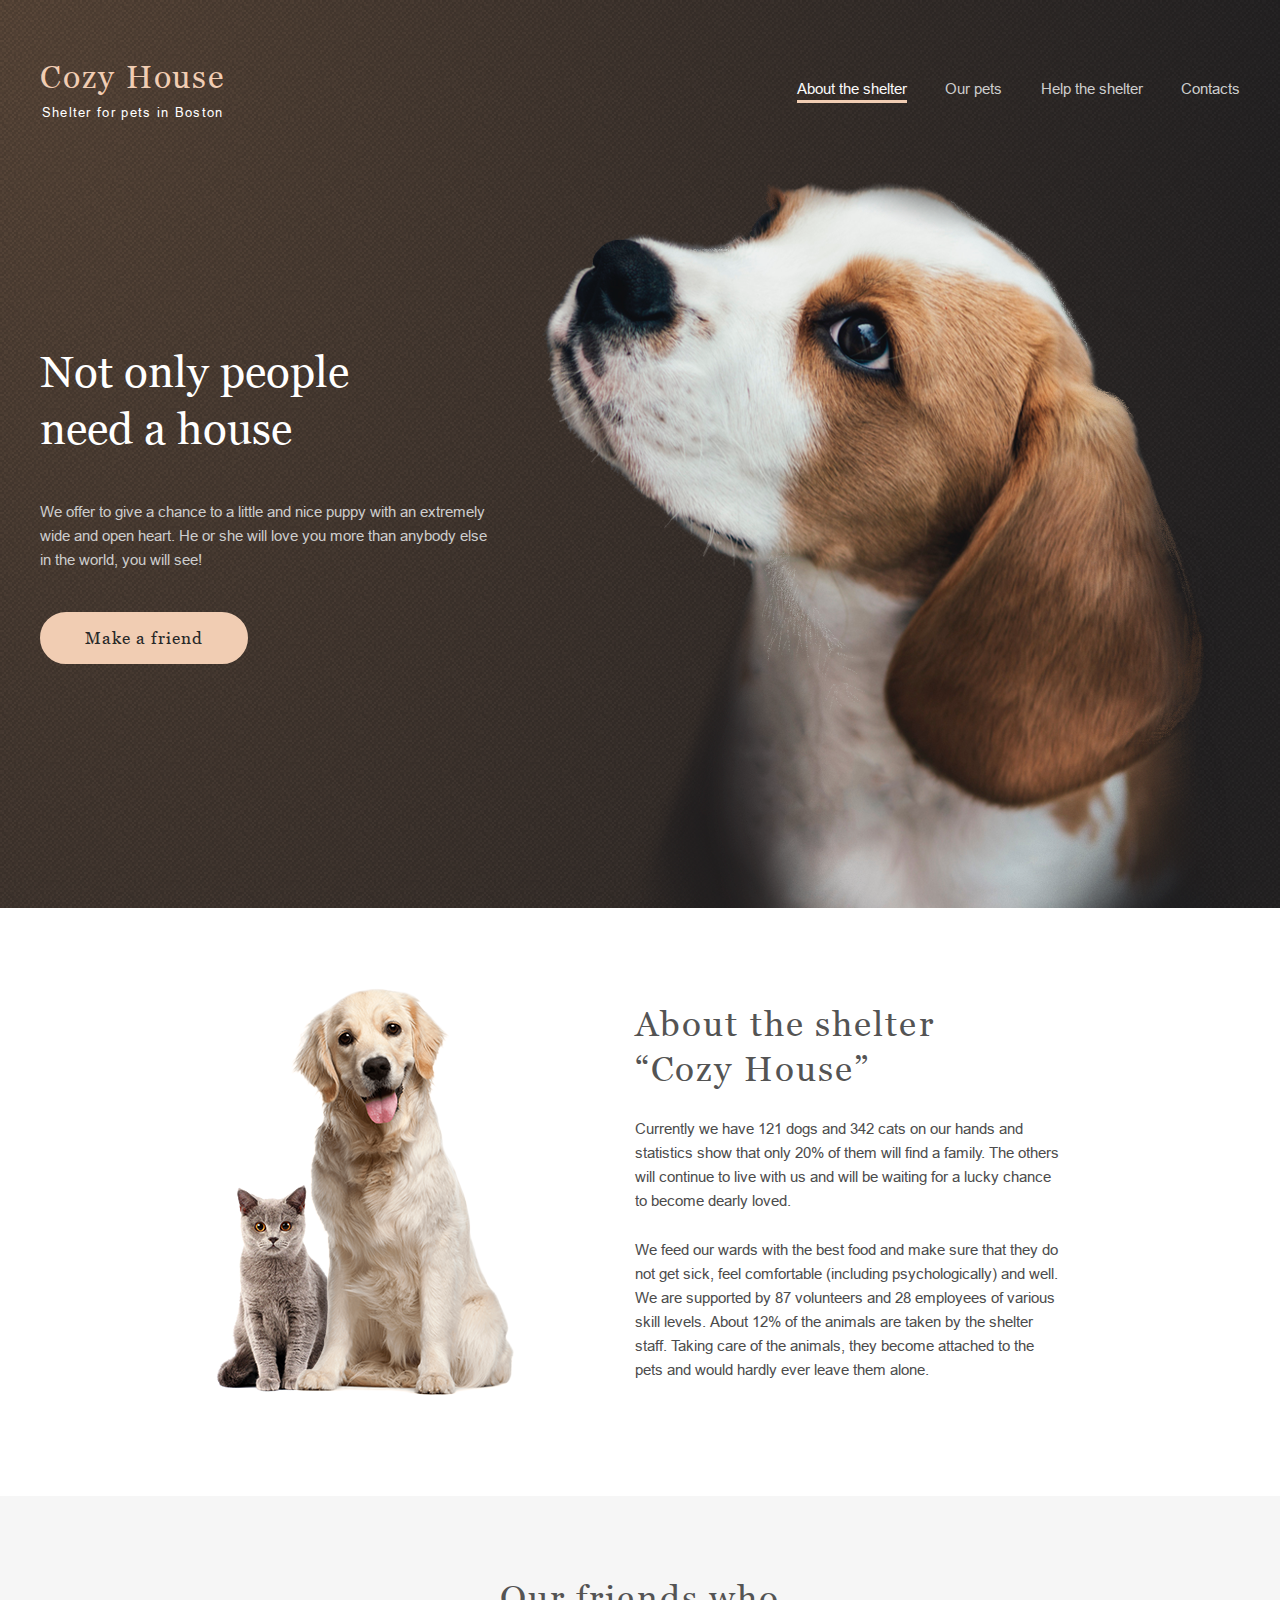
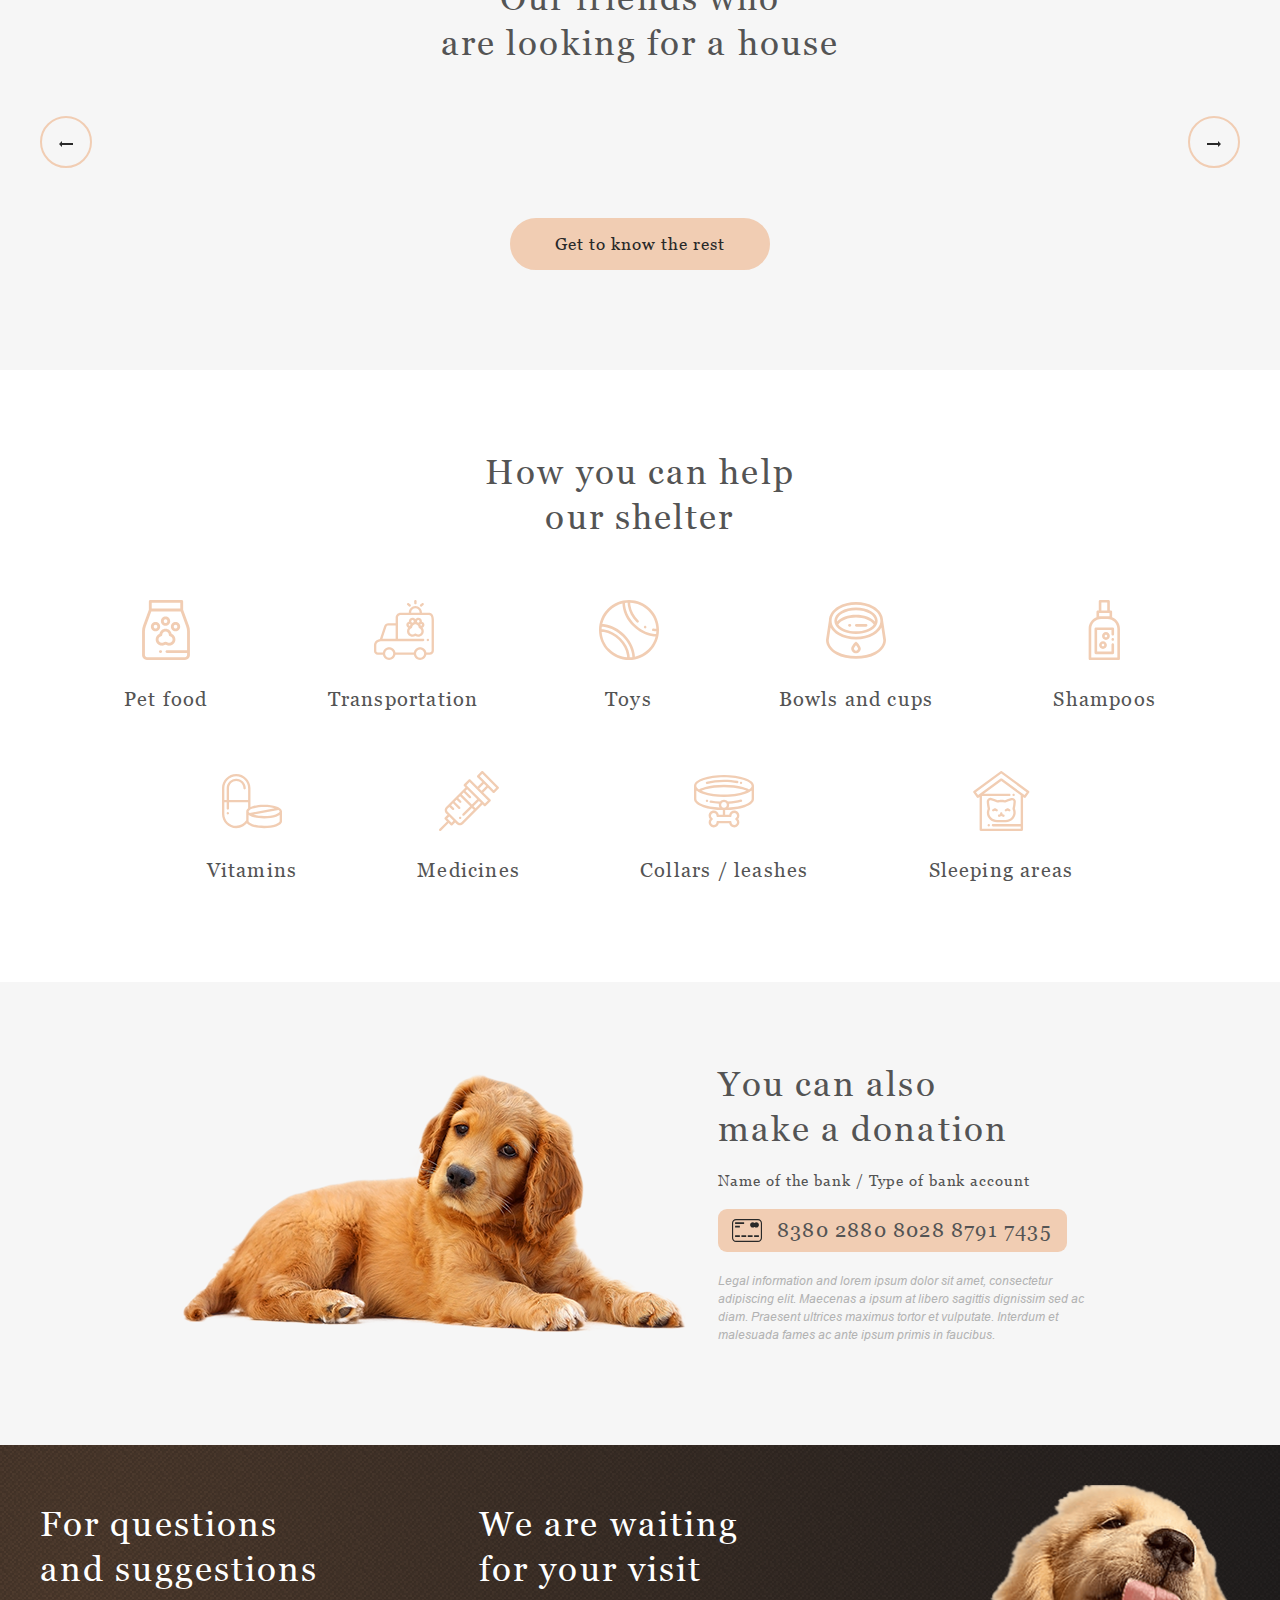
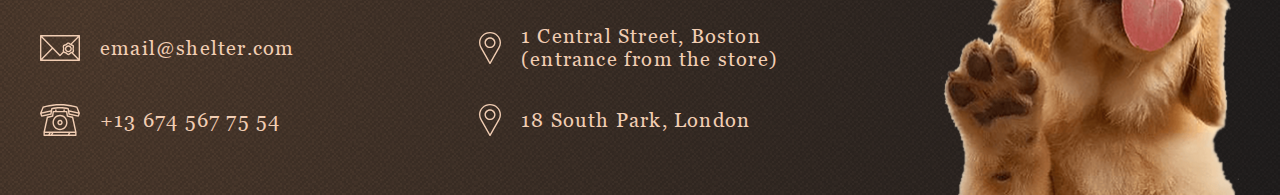
<file: SHELTER/pages/main/index.html>
<!DOCTYPE html>
<html lang="en">

<head>
    <meta charset="UTF-8" />
    <meta http-equiv="X-UA-Compatible" content="IE=edge" />
    <meta name="viewport" content="width=device-width, initial-scale=1.0" />
    <link rel="shortcut icon" href="../../assets/icons/dog_icon.svg" type="image/x-icon">
    <title>Cozy House</title>
    <link rel="stylesheet" href="style.css" />
    <script src="../../assets/js/global.js"></script>
    <script src="../../assets/js/readjson.js"></script>
</head>

<body>
    <header class="header">
        <div class="container">
            <input type="checkbox" id="burger_menu">
            <div class="header_logo">
                <a href="#">
                    <h1 class="logo_title">Cozy House</h1>
                    <div class="logo_subtitle">Shelter for pets in Boston</div>
                </a>
            </div>
            <label for="burger_menu" class="burger_btn">
                <span></span>
            </label>
            <nav class="header_menu">
                <ul class="header_menu_list">
                    <li>
                        <a href="#" class="header_menu_element active_link" onclick="closeBurger()">About
                            the shelter</a>
                    </li>
                    <li>
                        <a href="../pets/index.html" class="header_menu_element"
                            onclick="burgerCheck.checked = false">Our pets</a>
                    </li>
                    <li>
                        <a href="#help" class="header_menu_element" onclick="closeBurger()">Help the
                            shelter</a>
                    </li>
                    <li>
                        <a href="#contacts" class="header_menu_element" onclick="closeBurger()">Contacts</a>
                    </li>
                </ul>
            </nav>
            <div class="body_blackout"></div>
        </div>
    </header>
    <main>
        <section class="first_screen">
            <div class="container">
                <div class="start_screen_text">
                    <h2 class="start_heading">Not only people need a house</h2>
                    <p class="start_subheading">
                        We offer to give a chance to a little and nice puppy with an
                        extremely wide and open heart. He or she will love you more than
                        anybody else in the world, you will see!
                    </p>
                    <button onclick="document.location='#our_pets'" class="button button_primary">
                        Make a friend
                    </button>
                </div>
                <img src="../../assets/images/start-screen-puppy.png" alt="Puppy" />
            </div>
        </section>
        <section class="about_screen">
            <div class="container">
                <img src="../../assets/images/about-pets.png" alt="Dog with a cat" />
                <div class="about_text">
                    <h3 class="about_title">About the shelter “Cozy&nbspHouse”</h3>
                    <div class="about_subtitle">
                        <p>
                            Currently we have 121 dogs and 342 cats on our hands and
                            statistics show that only 20% of them will find a family. The
                            others will continue to live with us and will be waiting for a
                            lucky chance to become dearly loved.
                        </p>
                        <p>
                            We feed our wards with the best food and make sure that they do
                            not get sick, feel comfortable (including psychologically) and
                            well. We are supported by 87 volunteers and 28 employees of
                            various skill levels. About 12% of the animals are taken by the
                            shelter staff. Taking care of the animals, they become attached to
                            the pets and would hardly ever leave them alone.
                        </p>
                    </div>
                </div>
            </div>
        </section>
        <section class="pets_screen" id="our_pets">
            <div class="container">
                <div class="pets_content">
                    <h3 class="pets_title">Our friends who<br />are looking for a house</h3>
                    <div class="pets_slider">
                        <button class="left_arrow slide_arrow">
                            <img src="../../assets/icons/Arrow.svg" alt="Left arrow" />
                        </button>
                        <div class="slider_container">
                            <div class="pets_slider_wrapper">
                                <div class="pets_slider_inner" id="slider_left">
                                </div>
                                <div class="pets_slider_inner" id="slider_active">
                                </div>
                                <div class="pets_slider_inner" id="slider_right">
                                </div>
                            </div>
                        </div>
                        <button class="right_arrow slide_arrow">
                            <img src="../../assets/icons/Arrow.svg" alt="Right arrow" />
                        </button>
                    </div>
                    <button onclick="document.location='../pets/index.html'"
                        class="button button_primary pets_button">Get
                        to know the
                        rest</button>
                </div>
            </div>
        </section>
        <section class="pets_help" id="help">
            <div class="container">
                <h3 class="help_header">
                    How you can help<br />
                    our shelter
                </h3>
                <ul class="help_list">
                    <li class="help_card">
                        <img src="../../assets/icons/icon-pet-food.svg" alt="Pet food" />
                        <h4 class="help_card_title">Pet food</h4>
                    </li>
                    <li class="help_card">
                        <img src="../../assets/icons/icon-transportation.svg" alt="Transportation" />
                        <h4 class="help_card_title">Transportation</h4>
                    </li>
                    <li class="help_card">
                        <img src="../../assets/icons/icon-toys.svg" alt="Toys" />
                        <h4 class="help_card_title">Toys</h4>
                    </li>
                    <li class="help_card">
                        <img src="../../assets/icons/icon-bowls-and-cups.svg" alt="Bowls and cups" />
                        <h4 class="help_card_title">Bowls and cups</h4>
                    </li>
                    <li class="help_card">
                        <img src="../../assets/icons/icon-shampoos.svg" alt="Shampoos" />
                        <h4 class="help_card_title">Shampoos</h4>
                    </li>
                    <li class="help_card">
                        <img src="../../assets/icons/icon-vitamins.svg" alt="Vitamins" />
                        <h4 class="help_card_title">Vitamins</h4>
                    </li>
                    <li class="help_card">
                        <img src="../../assets/icons/icon-medicines.svg" alt="Medicines" />
                        <h4 class="help_card_title">Medicines</h4>
                    </li>
                    <li class="help_card">
                        <img src="../../assets/icons/icon-collars-leashes.svg" alt="Collars / leashes" />
                        <h4 class="help_card_title">Collars / leashes</h4>
                    </li>
                    <li class="help_card">
                        <img src="../../assets/icons/icon-sleeping-area.svg" alt="Sleeping areas" />
                        <h4 class="help_card_title">Sleeping areas</h4>
                    </li>
                </ul>
            </div>
        </section>
        <section class="donation_screen">
            <div class="container">
                <img src="../../assets/images/donation-dog.png" alt="Dog" class="donation_dog" />
                <div class="donation_text">
                    <h3 class="donation_title">You can also make&nbspa&nbspdonation</h3>
                    <h5 class="donation_subtitle">
                        Name of the bank / Type of bank account
                    </h5>
                    <a href="#">
                        <div class="donation_creditcard">
                            <img src="../../assets/icons/credit-card.svg" alt="Card icon" />
                            <h4 class="creditcard_number">8380 2880 8028 8791 7435</h4>
                        </div>
                    </a>
                    <p class="donation_legal">
                        Legal information and lorem ipsum dolor sit amet, consectetur
                        adipiscing elit. Maecenas a ipsum at libero sagittis dignissim sed
                        ac diam. Praesent ultrices maximus tortor et vulputate. Interdum et
                        malesuada fames ac ante ipsum primis in faucibus.
                    </p>
                </div>
            </div>
        </section>
    </main>
    <footer>
        <div class="footer_content" id="contacts">
            <div class="container">
                <div class="footer_col footer_phone_mail">
                    <h3 class="footer_list_title">For questions and suggestions</h3>
                    <div class="footer_contacts">
                        <a href="mailto:email@shelter.com" class="footer_list_item">
                            <img src="../../assets/icons/icon-email.svg" alt="Email" />
                            <h4 class="footer_list_text">email@shelter.com</h4>
                        </a>
                    </div>
                    <div class="footer_contacts">
                        <a href="tel:+136745677554" class="footer_list_item">
                            <img src="../../assets/icons/icon-phone.svg" alt="Phone" />
                            <h4 class="footer_list_text">+13 674 567 75 54</h4>
                        </a>
                    </div>
                </div>
                <div class="footer_col footer_location">
                    <h3 class="footer_list_title">We are waiting for your visit</h3>
                    <div class="footer_contacts">
                        <a href="https://www.google.com/maps/d/viewer?mid=1jf-JyjY4kV1k39pwUYCy4yDfvXQ"
                            class="footer_list_item" target="_blank">
                            <img src="../../assets/icons/icon-marker.svg" alt="Location" />
                            <h4 class="footer_list_text">
                                1 Central Street, Boston (entrance from the store)
                            </h4>
                        </a>
                    </div>
                    <div class="footer_contacts">
                        <a href="https://www.google.com/maps/d/viewer?mid=1jf-JyjY4kV1k39pwUYCy4yDfvXQ"
                            class="footer_list_item" target="_blank">
                            <img src="../../assets/icons/icon-marker.svg" alt="Location" />
                            <h4 class="footer_list_text">18 South Park, London</h4>
                        </a>
                    </div>
                </div>
                <img src="../../assets/images/footer-puppy.png" alt="Puppy" class="footer_puppy" />
            </div>
        </div>
    </footer>

    <script src="../../assets/js/burger.js"></script>
    <script src="../../assets/js/slider.js"></script>
    <script src="../../assets/js/modal.js"></script>
</body>

</html>
</file>
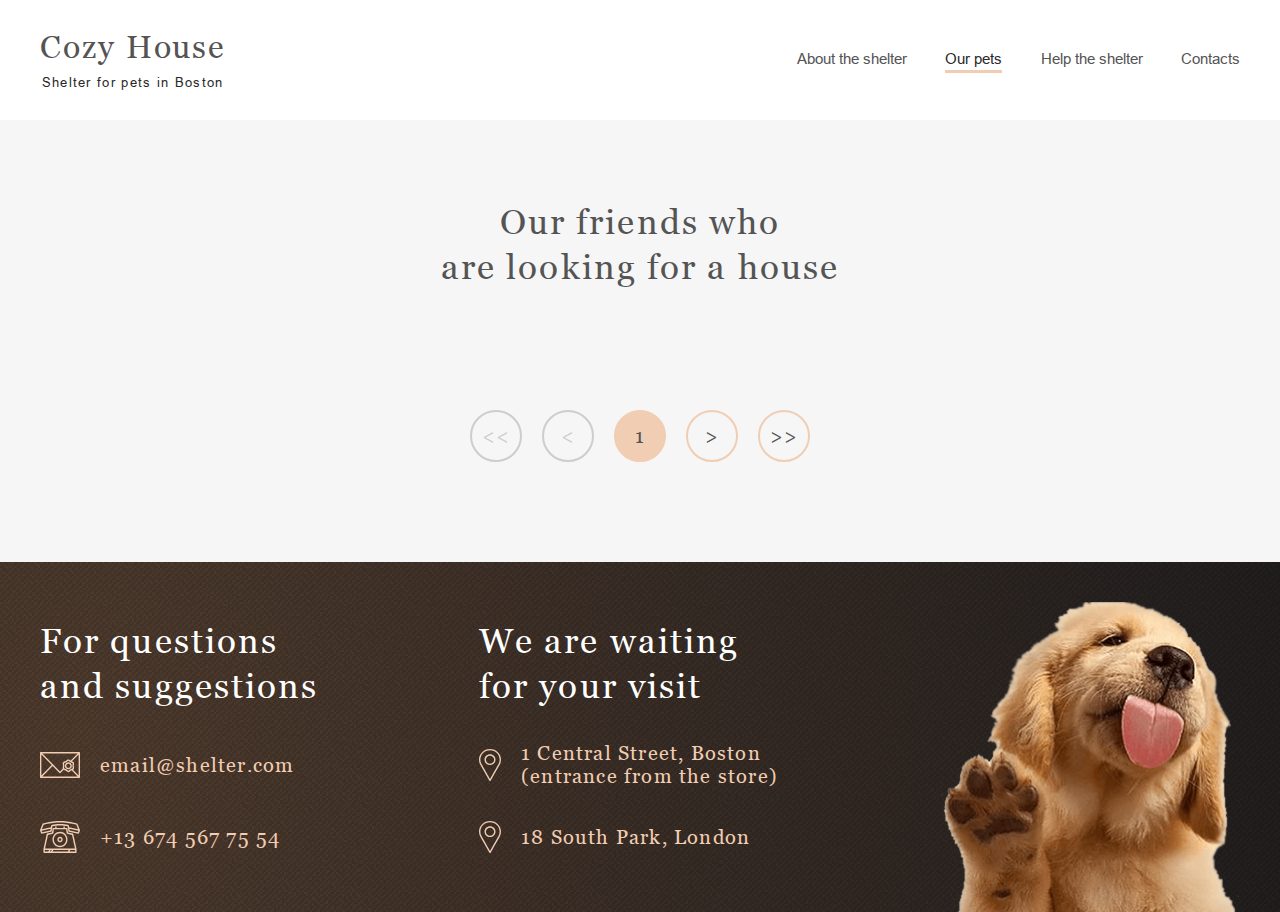
<file: SHELTER/pages/pets/index.html>
<!DOCTYPE html>
<html lang="en">

<head>
    <meta charset="UTF-8">
    <meta http-equiv="X-UA-Compatible" content="IE=edge">
    <meta name="viewport" content="width=device-width, initial-scale=1.0">
    <link rel="shortcut icon" href="../../assets/icons/dog_icon.svg" type="image/x-icon">
    <title>Our Pets</title>
    <link rel="stylesheet" href="style.css" />
    <script src="../../assets/js/global.js"></script>
    <script src="../../assets/js/readjson.js"></script>
</head>

<body>
    <header class="header">
        <div class="container">
            <input type="checkbox" id="burger_menu">
            <div class="header_logo">
                <a href="../main/index.html">
                    <h1 class="logo_title">Cozy House</h1>
                    <div class="logo_subtitle">Shelter for pets in Boston</div>
                </a>
            </div>
            <label for="burger_menu" class="burger_btn">
                <span></span>
            </label>
            <nav class="header_menu">
                <ul class="header_menu_list">
                    <li>
                        <a href="../main/index.html" class="header_menu_element">About the shelter</a>
                    </li>
                    <li>
                        <a href="#" class="header_menu_element active_link" onclick="closeBurger()">Our
                            pets</a>
                    </li>
                    <li>
                        <a href="../main/index.html#help" class="header_menu_element">Help the shelter</a>
                    </li>
                    <li>
                        <a href="#contacts" class="header_menu_element" onclick="closeBurger()">Contacts</a>
                    </li>
                </ul>
            </nav>
            <div class="body_blackout"></div>
        </div>
    </header>
    <main>
        <section class="pets_screen" id="our_pets">
            <div class="container">
                <div class="pets_content">
                    <h3 class="pets_title">Our friends who<br />are looking for a house</h3>
                    <div class="pets_slider">
                        <div class="pets_slider_inner">

                        </div>
                    </div>
                    <div class="pagination">
                        <button class="pagination_button button_dback" disabled>
                            &lt;&lt;
                        </button>
                        <button class="pagination_button button_back" disabled>
                            &lt;
                        </button>
                        <button class="pagination_button button_current">
                            1
                        </button>
                        <button class="pagination_button button_forward">
                            &gt;
                        </button>
                        <button class="pagination_button button_dforward">
                            &gt;&gt;
                        </button>
                    </div>
                </div>
            </div>
        </section>
    </main>
    <footer>
        <div class="footer_content" id="contacts">
            <div class="container">
                <div class="footer_col footer_phone_mail">
                    <h3 class="footer_list_title">For questions and suggestions</h3>
                    <div class="footer_contacts">
                        <a href="mailto:email@shelter.com" class="footer_list_item">
                            <img src="../../assets/icons/icon-email.svg" alt="Email" />
                            <h4 class="footer_list_text">email@shelter.com</h4>
                        </a>
                    </div>
                    <div class="footer_contacts">
                        <a href="tel:+136745677554" class="footer_list_item">
                            <img src="../../assets/icons/icon-phone.svg" alt="Phone" />
                            <h4 class="footer_list_text">+13 674 567 75 54</h4>
                        </a>
                    </div>
                </div>
                <div class="footer_col footer_location">
                    <h3 class="footer_list_title">We are waiting for your visit</h3>
                    <div class="footer_contacts">
                        <a href="https://www.google.com/maps/d/viewer?mid=1jf-JyjY4kV1k39pwUYCy4yDfvXQ"
                            class="footer_list_item" target="_blank">
                            <img src="../../assets/icons/icon-marker.svg" alt="Location" />
                            <h4 class="footer_list_text">
                                1 Central Street, Boston (entrance from the store)
                            </h4>
                        </a>
                    </div>
                    <div class="footer_contacts">
                        <a href="https://www.google.com/maps/d/viewer?mid=1jf-JyjY4kV1k39pwUYCy4yDfvXQ"
                            class="footer_list_item" target="_blank">
                            <img src="../../assets/icons/icon-marker.svg" alt="Location" />
                            <h4 class="footer_list_text">18 South Park, London</h4>
                        </a>
                    </div>
                </div>
                <img src="../../assets/images/footer-puppy.png" alt="Puppy" class="footer_puppy" />
            </div>
        </div>
    </footer>
    <script src="../../assets/js/burger.js"></script>
    <script src="../../assets/js/modal.js"></script>
    <script src="../../assets/js/pagination.js"></script>
</body>

</html>
</file>
<file: SHELTER/pages/main/style.css>
@font-face {
  font-family: 'Arial';
  src: url("../../assets/fonts/Arial.woff") format("woff");
  font-weight: 400;
}

@font-face {
  font-family: 'Arial';
  src: url("../../assets/fonts/Arial_Italic.woff") format("woff");
  font-weight: normal;
  font-style: italic;
}

@font-face {
  font-family: 'Georgia';
  src: url("../../assets/fonts/Georgia.woff") format("woff");
  font-weight: 400;
}

@font-face {
  font-family: 'Georgia';
  src: url("../../assets/fonts/Georgia_italic.woff") format("woff");
  font-weight: normal;
  font-style: italic;
}

:root {
  font-size: 10px;
}

* {
  -webkit-box-sizing: border-box;
          box-sizing: border-box;
  margin: 0;
  padding: 0;
}

.burger_btn {
  display: none;
  -webkit-box-align: center;
      -ms-flex-align: center;
          align-items: center;
  position: absolute;
  top: 4.5rem;
  right: 5.3rem;
  width: 30px;
  height: 30px;
  cursor: pointer;
  z-index: 1;
}

.burger_btn span, .burger_btn span::before, .burger_btn span::after {
  display: block;
  position: absolute;
  width: 100%;
  height: 2px;
  background-color: #F1CDB3;
  -webkit-transition-duration: .25s;
          transition-duration: .25s;
}

.burger_btn span::before {
  content: '';
  top: -10px;
}

.burger_btn span::after {
  content: '';
  top: 10px;
}

#burger_menu {
  display: none;
}

#burger_menu:checked ~ .burger_btn > span {
  -webkit-transform: rotate(90deg);
          transform: rotate(90deg);
}

#burger_menu:checked ~ .burger_btn {
  z-index: 3;
}

#burger_menu:checked ~ .header_menu {
  overflow: auto;
}

.body_blackout {
  position: fixed;
  width: 100vw;
  height: 100vh;
  right: -100%;
  top: 0px;
  background: rgba(41, 41, 41, 0.6);
  overflow: hidden;
  display: none;
  z-index: 1;
  cursor: pointer;
}

.overflow_hidden {
  overflow: hidden;
  top: 0;
}

.hidden {
  display: none;
}

@-webkit-keyframes move_right {
  from {
    left: -100%;
  }
  to {
    left: -200%;
  }
}

@keyframes move_right {
  from {
    left: -100%;
  }
  to {
    left: -200%;
  }
}

.transition_right {
  -webkit-animation-name: move_right;
          animation-name: move_right;
  -webkit-animation-duration: .5s;
          animation-duration: .5s;
}

@-webkit-keyframes move_left {
  from {
    left: -100%;
  }
  to {
    left: 0px;
  }
}

@keyframes move_left {
  from {
    left: -100%;
  }
  to {
    left: 0px;
  }
}

.transition_left {
  -webkit-animation-name: move_left;
          animation-name: move_left;
  -webkit-animation-duration: .5s;
          animation-duration: .5s;
}

.modal_window {
  position: fixed;
  width: 90rem;
  left: 50%;
  top: 50%;
  margin: auto;
  -webkit-transform: translate(-50%, -50%);
          transform: translate(-50%, -50%);
  background: #FAFAFA;
  border-radius: 9px;
  display: -webkit-box;
  display: -ms-flexbox;
  display: flex;
  z-index: 5;
  -webkit-box-shadow: 0px 0px 5px rgba(0, 0, 0, 0.2);
          box-shadow: 0px 0px 5px rgba(0, 0, 0, 0.2);
}

.close_buton {
  position: absolute;
  right: -4.2rem;
  top: -5.2rem;
  display: -webkit-box;
  display: -ms-flexbox;
  display: flex;
  -webkit-box-pack: center;
      -ms-flex-pack: center;
          justify-content: center;
  -webkit-box-align: center;
      -ms-flex-align: center;
          align-items: center;
  cursor: pointer;
}

.body_blackout_modal:hover + .modal_window > .close_buton {
  background-color: #FDDCC4;
  border-color: #FDDCC4;
}

.modal_pet_photo {
  width: auto;
  height: 50rem;
  border-radius: 9px;
}

.modal_content {
  width: 35.1rem;
  margin-left: 3rem;
  margin-top: 5rem;
  padding-bottom: 1rem;
}

.modal_content > * {
  color: #000000;
  font-family: 'Georgia';
  font-style: normal;
  font-weight: 400;
  letter-spacing: 0.06em;
}

.modal_subtitle {
  margin-top: 1rem;
}

.modal_description {
  margin-top: 4rem;
  width: 35rem;
}

.modal_list {
  margin-top: 4rem;
  position: relative;
}

.modal_list li::before {
  position: absolute;
  left: 0;
  content: "\2022";
  color: #F1CDB3;
  display: inline-block;
  width: 1.4rem;
}

.modal_list_item {
  font-family: 'Georgia';
  font-style: normal;
  font-weight: 400;
  font-size: 1.5rem;
  line-height: 1.7rem;
  letter-spacing: 0.06em;
  color: #000000;
  margin-top: 1rem;
  padding-left: 1.4rem;
}

.heading_bold {
  font-weight: 700;
}

.body_blackout_modal {
  position: fixed;
  left: 0;
  top: 0;
  width: 100vw;
  height: 100vh;
  opacity: 100%;
  cursor: pointer;
  z-index: 1;
  background: rgba(41, 41, 41, 0.6);
  overflow: hidden;
}

@media (max-width: 1279px) {
  .modal_window {
    width: 63rem;
  }
  .modal_pet_photo {
    height: 35rem;
  }
  .modal_content {
    width: 26rem;
    margin-left: 1.1rem;
    margin-top: 1rem;
  }
  .modal_description {
    margin-top: 2rem;
    width: 26rem;
  }
  .modal_list {
    margin-top: 2rem;
  }
  .modal_list_item {
    margin-top: 0.5rem;
  }
}

@media (max-width: 767px) {
  .modal_window {
    width: 24rem;
    padding: 1rem;
  }
  .modal_pet_photo {
    display: none;
  }
  .modal_content {
    width: 100%;
    margin: 0;
  }
  .modal_title {
    color: #000000;
    display: -webkit-box;
    display: -ms-flexbox;
    display: flex;
    -webkit-box-orient: vertical;
    -webkit-box-direction: normal;
        -ms-flex-direction: column;
            flex-direction: column;
    -webkit-box-align: center;
        -ms-flex-align: center;
            align-items: center;
  }
  .modal_name {
    font-size: 3.5rem;
    line-height: 4.5rem;
    color: #000000;
  }
  .modal_subtitle {
    margin-top: 1rem;
    font-size: 2rem;
    color: #000000;
  }
  .modal_description {
    margin-top: 2rem;
    width: 22rem;
    text-align: justify;
    font-size: 1.3rem;
    line-height: 1.4rem;
  }
  .modal_list {
    margin-top: 2.4rem;
  }
  .modal_list_item {
    margin-top: .5rem;
  }
}

@-webkit-keyframes modal_animation {
  from {
    -webkit-transform: rotateY(90deg);
            transform: rotateY(90deg);
  }
  to {
    -webkit-transform: rotateY(0deg);
            transform: rotateY(0deg);
  }
}

@keyframes modal_animation {
  from {
    -webkit-transform: rotateY(90deg);
            transform: rotateY(90deg);
  }
  to {
    -webkit-transform: rotateY(0deg);
            transform: rotateY(0deg);
  }
}

.container {
  display: -webkit-box;
  display: -ms-flexbox;
  display: flex;
  -webkit-box-pack: justify;
      -ms-flex-pack: justify;
          justify-content: space-between;
  width: 100%;
  max-width: 128rem;
  padding: 0 4rem;
  margin: 0 auto;
}

a {
  text-decoration: none;
}

p {
  font-family: 'Arial', sans-serif;
  font-style: normal;
  font-weight: 400;
  font-size: 1.5rem;
  line-height: 2.4rem;
  color: #4C4C4C;
}

li {
  list-style-type: none;
}

h2 {
  font-family: 'Georgia', sans-serif;
  font-style: normal;
  font-weight: 400;
  font-size: 4.4rem;
  line-height: 5.7rem;
  color: #ffffff;
}

h3 {
  font-family: 'Georgia', sans-serif;
  font-style: normal;
  font-weight: 400;
  font-size: 3.5rem;
  line-height: 4.5rem;
  display: -webkit-box;
  display: -ms-flexbox;
  display: flex;
  -webkit-box-align: center;
      -ms-flex-align: center;
          align-items: center;
  letter-spacing: 0.06em;
  color: #545454;
}

h4 {
  font-family: 'Georgia',sans-serif;
  font-style: normal;
  font-weight: 400;
  font-size: 2rem;
  line-height: 2.3rem;
  letter-spacing: 0.06em;
  color: #545454;
}

h5 {
  font-family: 'Georgia', sans-serif;
  font-style: normal;
  font-weight: 400;
  font-size: 1.5rem;
  line-height: 1.7rem;
  letter-spacing: 0.06em;
  color: #545454;
}

.button {
  border: 2px solid #F1CDB3;
  -webkit-box-sizing: border-box;
          box-sizing: border-box;
  border-radius: 10rem;
  color: #292929;
  letter-spacing: 0.06em;
  font-family: Georgia, 'Times New Roman', Times, serif;
  font-weight: 400;
  line-height: 130%;
  font-size: 1.7rem;
  cursor: pointer;
  padding: 15px 43px;
  -webkit-transition-duration: 0.2s;
          transition-duration: 0.2s;
}

.button_primary {
  padding: 1.3rem 4.3rem;
  background: #F1CDB3;
  border-radius: 10rem;
}

.button_secondary {
  padding: 1.3rem 4.3rem;
  background-color: transparent;
}

button:hover {
  background-color: #FDDCC4;
  border-color: #FDDCC4;
}

.header {
  position: absolute;
  top: 0;
  width: 100%;
  padding-top: 6rem;
}

.header_logo {
  text-align: center;
  -webkit-transition-duration: 1s;
          transition-duration: 1s;
}

.logo_title {
  font-family: 'Georgia', sans-serif;
  font-style: normal;
  font-weight: 400;
  font-size: 3.2rem;
  line-height: 3.5rem;
  letter-spacing: 0.06em;
  color: #F1CDB3;
}

.logo_subtitle {
  font-family: 'Arial', sans-serif;
  font-style: normal;
  font-weight: 400;
  font-size: 1.3rem;
  line-height: 1.5rem;
  letter-spacing: 0.1em;
  color: #ffffff;
  margin-top: 1rem;
}

.header_menu_list {
  display: -webkit-box;
  display: -ms-flexbox;
  display: flex;
  -webkit-box-pack: justify;
      -ms-flex-pack: justify;
          justify-content: space-between;
  width: 44.3rem;
}

.first_screen {
  padding-top: 18rem;
  vertical-align: middle;
  background: url("../../assets/images/noise_transparent@2x.png"), radial-gradient(100% 215.42% at 0% 0%, #5B483A 0%, #262425 100%), #211F20;
}

.header_menu {
  -webkit-box-align: center;
      -ms-flex-align: center;
          align-items: center;
  display: -webkit-box;
  display: -ms-flexbox;
  display: flex;
  -webkit-box-pack: justify;
      -ms-flex-pack: justify;
          justify-content: space-between;
}

.header_menu_element {
  font-family: 'Arial', sans-serif;
  font-style: normal;
  font-weight: 400;
  font-size: 1.5rem;
  line-height: 0.3rem;
  color: #CDCDCD;
}

.header_menu_element:hover {
  color: #FAFAFA;
}

.start_screen_text {
  margin-top: 16.4rem;
}

.start_screen_text button {
  margin-top: 4.0rem;
}

.active_link {
  color: #FAFAFA;
  border-bottom: 3px solid;
  border-color: #F1CDB3;
  padding-bottom: 0.3rem;
}

.start_heading {
  width: 31rem;
}

.start_subheading {
  margin-top: 4.2rem;
  width: 46rem;
  font-family: 'Arial';
  font-style: normal;
  font-weight: 400;
  font-size: 1.5rem;
  line-height: 2.4rem;
  color: #CDCDCD;
}

.about_screen {
  padding-top: 8rem;
  padding-bottom: 10rem;
}

.about_screen .container {
  -webkit-box-pack: center;
      -ms-flex-pack: center;
          justify-content: center;
  -webkit-box-align: center;
      -ms-flex-align: center;
          align-items: center;
}

.about_screen img {
  margin-right: 12rem;
}

.about_text {
  max-width: 43rem;
}

.about_title {
  color: #545454;
}

.about_subtitle p {
  margin-top: 2.5rem;
}

.pets_screen {
  background: #F6F6F6;
  padding-top: 8rem;
  padding-bottom: 10rem;
}

.pets_content {
  display: -webkit-box;
  display: -ms-flexbox;
  display: flex;
  -webkit-box-orient: vertical;
  -webkit-box-direction: normal;
      -ms-flex-direction: column;
          flex-direction: column;
  -webkit-box-pack: center;
      -ms-flex-pack: center;
          justify-content: center;
  -webkit-box-align: center;
      -ms-flex-align: center;
          align-items: center;
  margin: 0 auto;
  width: 100%;
}

.pets_title {
  text-align: center;
}

.slide_arrow {
  -ms-flex-negative: 0;
      flex-shrink: 0;
}

.pets_slider {
  display: -webkit-box;
  display: -ms-flexbox;
  display: flex;
  margin-top: 5rem;
  -webkit-box-pack: justify;
      -ms-flex-pack: justify;
          justify-content: space-between;
  width: 100%;
  -webkit-box-align: center;
      -ms-flex-align: center;
          align-items: center;
}

.pets_slider_inner {
  position: relative;
  display: -webkit-box;
  display: -ms-flexbox;
  display: flex;
  -webkit-box-pack: center;
      -ms-flex-pack: center;
          justify-content: center;
  -webkit-column-gap: 9rem;
          column-gap: 9rem;
  margin: 0 1rem;
}

.slider_container {
  overflow: hidden;
  width: 101rem;
}

.pets_slider_wrapper {
  display: -webkit-box;
  display: -ms-flexbox;
  display: flex;
  position: relative;
  left: -100%;
}

.slider_card {
  width: 27rem;
  height: 43.5rem;
  background-color: #FAFAFA;
  border-radius: 0.9rem;
  display: -webkit-box;
  display: -ms-flexbox;
  display: flex;
  -webkit-box-orient: vertical;
  -webkit-box-direction: normal;
      -ms-flex-direction: column;
          flex-direction: column;
  -webkit-box-align: center;
      -ms-flex-align: center;
          align-items: center;
  -webkit-transition: 0.2s;
  transition: 0.2s;
  cursor: pointer;
  margin: 1rem 0;
}

.slider_card h4 {
  margin-top: 3rem;
}

.slider_card button {
  margin-top: 3rem;
}

.slider_card:hover {
  background-color: #fff;
  -webkit-box-shadow: 0px 0px 5px rgba(0, 0, 0, 0.2);
          box-shadow: 0px 0px 5px rgba(0, 0, 0, 0.2);
}

.slider_card:hover .button {
  background-color: #FDDCC4;
  border-color: #FDDCC4;
}

.left_arrow, .right_arrow, .close_buton {
  width: 5.2rem;
  height: 5.2rem;
  border: 2px solid #F1CDB3;
  -webkit-box-sizing: border-box;
          box-sizing: border-box;
  border-radius: 10rem;
  cursor: pointer;
  background-color: transparent;
}

.right_arrow {
  -webkit-transform: scaleX(-1);
          transform: scaleX(-1);
}

.left_arrow:hover, .right_arrow:hover, .close_buton:hover {
  background-color: #FDDCC4;
  border-color: #FDDCC4;
}

.pets_button {
  margin-top: 5rem;
}

.pets_help {
  padding-top: 8rem;
}

.pets_help .container {
  -webkit-box-orient: vertical;
  -webkit-box-direction: normal;
      -ms-flex-direction: column;
          flex-direction: column;
  -webkit-box-align: center;
      -ms-flex-align: center;
          align-items: center;
}

.help_header {
  text-align: center;
}

.help_list {
  display: -webkit-box;
  display: -ms-flexbox;
  display: flex;
  -webkit-box-pack: center;
      -ms-flex-pack: center;
          justify-content: center;
  -ms-flex-wrap: wrap;
      flex-wrap: wrap;
  margin-bottom: 10rem;
  -webkit-column-gap: 12rem;
          column-gap: 12rem;
}

.help_card {
  text-align: center;
  margin-top: 6rem;
}

.help_card_title {
  margin-top: 2.6rem;
}

.donation_screen {
  background: #F6F6F6;
  padding-top: 8rem;
  padding-bottom: 10.1rem;
}

.donation_screen .container {
  -webkit-box-pack: center;
      -ms-flex-pack: center;
          justify-content: center;
  -webkit-column-gap: 3rem;
          column-gap: 3rem;
  -webkit-box-align: center;
      -ms-flex-align: center;
          align-items: center;
}

.donation_screen img {
  max-width: 50.5rem;
  max-height: 26.1rem;
}

.donation_text {
  max-width: 38rem;
}

.donation_subtitle {
  margin-top: 2rem;
}

.donation_creditcard {
  display: -webkit-box;
  display: -ms-flexbox;
  display: flex;
  -webkit-box-pack: space-evenly;
      -ms-flex-pack: space-evenly;
          justify-content: space-evenly;
  -webkit-box-align: center;
      -ms-flex-align: center;
          align-items: center;
  margin-top: 2rem;
  max-width: 34.9rem;
  height: 4.3rem;
  background: #F1CDB3;
  border-radius: 9px;
}

.donation_creditcard img {
  height: 2.3rem;
}

.creditcard_number {
  font-family: 'Georgia';
  font-weight: 400;
  font-size: 2.0rem;
  text-align: center;
  line-height: 115%;
  letter-spacing: 0.06em;
  color: #545454;
}

.donation_legal {
  max-width: 38rem;
  font-family: 'Arial';
  font-style: italic;
  font-weight: 400;
  font-size: 1.2rem;
  line-height: 1.8rem;
  margin-top: 2rem;
  color: #B2B2B2;
}

footer {
  background: url("../../assets/images/noise_transparent@2x.png"), radial-gradient(110.67% 538.64% at 5.73% 50%, #513D2F 0%, #1A1A1C 100%);
  padding-top: 4rem;
}

.footer_col {
  margin-top: 1.7rem;
  display: -webkit-box;
  display: -ms-flexbox;
  display: flex;
  -webkit-box-orient: vertical;
  -webkit-box-direction: normal;
      -ms-flex-direction: column;
          flex-direction: column;
  height: 23.4rem;
  -webkit-box-pack: justify;
      -ms-flex-pack: justify;
          justify-content: space-between;
}

.footer_list_item {
  display: -webkit-box;
  display: -ms-flexbox;
  display: flex;
  -webkit-box-align: center;
      -ms-flex-align: center;
          align-items: center;
}

.footer_list_title {
  color: #ffffff;
  max-width: 27.9rem;
}

.footer_list_text {
  width: 26rem;
  margin-left: 2rem;
  color: #F1CDB3;
}

.footer_puppy {
  margin-left: 4rem;
}

@media (max-width: 1279px) {
  .header {
    padding-top: 3rem;
  }
  .container {
    padding: 0 3rem;
  }
  .first_screen {
    padding-top: 15rem;
  }
  .first_screen .container {
    -webkit-box-orient: vertical;
    -webkit-box-direction: normal;
        -ms-flex-direction: column;
            flex-direction: column;
    -webkit-box-align: center;
        -ms-flex-align: center;
            align-items: center;
  }
  .first_screen .container img {
    height: 593px;
    margin-left: calc(50% - 569px/2 + 70px);
    margin-top: 10rem;
  }
  .start_screen_text {
    margin-top: 0;
    display: -webkit-box;
    display: -ms-flexbox;
    display: flex;
    -webkit-box-orient: vertical;
    -webkit-box-direction: normal;
        -ms-flex-direction: column;
            flex-direction: column;
  }
  .start_screen_text button {
    -ms-flex-item-align: center;
        -ms-grid-row-align: center;
        align-self: center;
    margin-top: 4.2rem;
  }
  .about_screen .container {
    -webkit-box-orient: vertical;
    -webkit-box-direction: normal;
        -ms-flex-direction: column;
            flex-direction: column;
  }
  .about_screen img {
    -webkit-box-ordinal-group: 3;
        -ms-flex-order: 2;
            order: 2;
    width: 30rem;
    height: 40.8rem;
    margin: 0;
    margin: 8rem 0 0 0;
  }
  .pets_slider_inner {
    -webkit-column-gap: 4rem;
            column-gap: 4rem;
  }
  .slider_container {
    width: 60rem;
  }
  .slider_card:nth-child(3) {
    display: none;
  }
  .help_list {
    -webkit-box-pack: justify;
        -ms-flex-pack: justify;
            justify-content: space-between;
    margin-top: 6rem;
    -webkit-column-gap: 6rem;
            column-gap: 6rem;
    row-gap: 5.7rem;
    padding: 0 3.9rem;
  }
  .help_card {
    width: 17rem;
    margin: 0;
  }
  .donation_screen {
    padding-top: 8.2rem;
  }
  .donation_screen .container {
    -webkit-box-orient: vertical;
    -webkit-box-direction: normal;
        -ms-flex-direction: column;
            flex-direction: column;
  }
  .donation_dog {
    -webkit-box-ordinal-group: 3;
        -ms-flex-order: 2;
            order: 2;
    margin-top: 6rem;
  }
  footer {
    padding-top: 1.3rem;
  }
  .footer_content .container {
    -ms-flex-wrap: wrap;
        flex-wrap: wrap;
    -webkit-column-gap: 2rem;
            column-gap: 2rem;
    -webkit-box-pack: center;
        -ms-flex-pack: center;
            justify-content: center;
    padding: 0 6rem;
  }
  .footer_puppy {
    margin: 6.4rem 0 0 0;
  }
}

@media (max-width: 767px) {
  h2 {
    font-size: 2.5rem;
    line-height: 3.2rem;
    text-align: center;
    letter-spacing: 0.06em;
    color: #ffffff;
  }
  h3 {
    font-size: 2.5rem;
    line-height: 3.2rem;
    text-align: center;
    letter-spacing: 0.06em;
  }
  h5 {
    font-size: 1.5rem;
    line-height: 2.4rem;
    letter-spacing: normal;
  }
  .container {
    padding: 0 1rem;
  }
  .first_screen .container img {
    width: 26rem;
    height: auto;
    -ms-flex-item-align: end;
        align-self: flex-end;
    margin-top: 10.5rem;
  }
  .start_screen_text {
    width: 100%;
  }
  .start_screen_text {
    -webkit-box-align: center;
        -ms-flex-align: center;
            align-items: center;
  }
  .start_heading {
    width: 26rem;
  }
  .start_subheading {
    width: 30rem;
    text-align: center;
  }
  .header_menu {
    visibility: hidden;
    position: fixed;
    height: 100vh;
    width: 32rem;
    background: #292929;
    top: 0;
    right: -100%;
    z-index: 2;
    -webkit-transition-duration: .5s;
            transition-duration: .5s;
    -ms-touch-action: none;
        touch-action: none;
    -webkit-box-align: unset;
        -ms-flex-align: unset;
            align-items: unset;
  }
  .header_menu .header_menu_list {
    margin-top: 249px;
    -webkit-box-orient: vertical;
    -webkit-box-direction: normal;
        -ms-flex-flow: column;
            flex-flow: column;
    -webkit-box-align: center;
        -ms-flex-align: center;
            align-items: center;
    width: 100vw;
    height: 32.7rem;
  }
  .header_menu .header_menu_list a {
    font-size: 3.2rem;
    line-height: 5.1rem;
  }
  .burger_btn {
    display: -webkit-box;
    display: -ms-flexbox;
    display: flex;
  }
  #burger_menu:checked ~ .header_menu {
    visibility: visible;
    right: 0;
  }
  #burger_menu:checked ~ .header_logo {
    position: fixed;
    top: 3.1rem;
    right: 12.4rem;
    z-index: 3;
  }
  #burger_menu:checked ~ .body_blackout {
    right: 0px;
    display: block;
    overflow: hidden;
  }
  .active_link {
    padding-bottom: 0.8rem;
  }
  .about_screen {
    padding-top: 4.2rem;
    padding-bottom: 4.24rem;
  }
  .about_screen .container img {
    width: 26rem;
    height: auto;
    margin-top: 3.9rem;
  }
  .about_text {
    -webkit-box-align: center;
        -ms-flex-align: center;
            align-items: center;
    display: -webkit-box;
    display: -ms-flexbox;
    display: flex;
    -webkit-box-orient: vertical;
    -webkit-box-direction: normal;
        -ms-flex-direction: column;
            flex-direction: column;
    padding: 0 1.5rem;
    text-align: justify;
  }
  .about_title {
    text-align: center;
  }
  .pets_screen {
    padding-top: 4rem;
    padding-bottom: 4.3rem;
  }
  .slider_card:nth-child(2n) {
    display: none;
  }
  .pets_slider {
    margin-top: 3.5rem;
    -ms-flex-wrap: wrap;
        flex-wrap: wrap;
    width: 31rem;
    -webkit-box-pack: center;
        -ms-flex-pack: center;
            justify-content: center;
  }
  .pets_slider_inner, .slider_container {
    -webkit-column-gap: 4rem;
            column-gap: 4rem;
    -webkit-box-ordinal-group: 0;
        -ms-flex-order: -1;
            order: -1;
  }
  .slider_container {
    width: 29rem;
  }
  .slide_arrow {
    margin: 1rem 4rem 0;
  }
  .pets_button {
    margin-top: 4rem;
  }
  .pets_help {
    padding-top: 4rem;
  }
  .help_list {
    row-gap: 3rem;
    margin-top: 4.4rem;
    margin-bottom: 4.2rem;
    -webkit-column-gap: 3rem;
            column-gap: 3rem;
    padding: 0 4.9px;
  }
  .help_card {
    width: 13rem;
  }
  .help_card img {
    height: 5rem;
    width: auto;
  }
  .help_card .help_card_title {
    margin-top: 1.8rem;
    font-size: 1.5rem;
    line-height: 1.7rem;
  }
  .donation_screen {
    padding-top: 4.2rem;
    padding-bottom: 4.2rem;
  }
  .donation_text {
    text-align: center;
    display: -webkit-box;
    display: -ms-flexbox;
    display: flex;
    -webkit-box-orient: vertical;
    -webkit-box-direction: normal;
        -ms-flex-direction: column;
            flex-direction: column;
    -webkit-box-align: center;
        -ms-flex-align: center;
            align-items: center;
  }
  .donation_title {
    font-size: 2.5rem;
    line-height: 3.2rem;
  }
  .donation_creditcard {
    width: 28.1rem;
  }
  .creditcard_number {
    font-size: 1.5rem;
    line-height: 1.7rem;
  }
  .donation_legal {
    text-align: justify;
    padding: 0 1rem;
  }
  .donation_dog {
    width: 26rem;
    height: auto;
    margin-top: 4.2rem;
  }
  .footer_col {
    -webkit-box-align: center;
        -ms-flex-align: center;
            align-items: center;
    height: 20.9rem;
  }
  .footer_content .container {
    padding: inherit;
    row-gap: 2.2rem;
  }
  .footer_phone_mail .footer_list_text {
    width: 100%;
  }
  .footer_location {
    height: 22.2rem;
  }
  .footer_puppy {
    width: 26rem;
    height: auto;
    margin-top: 1.8rem;
  }
}
/*# sourceMappingURL=style.css.map */
</file>
<file: SHELTER/pages/pets/style.css>
@font-face {
  font-family: 'Arial';
  src: url("../../assets/fonts/Arial.woff") format("woff");
  font-weight: 400;
}

@font-face {
  font-family: 'Arial';
  src: url("../../assets/fonts/Arial_Italic.woff") format("woff");
  font-weight: normal;
  font-style: italic;
}

@font-face {
  font-family: 'Georgia';
  src: url("../../assets/fonts/Georgia.woff") format("woff");
  font-weight: 400;
}

@font-face {
  font-family: 'Georgia';
  src: url("../../assets/fonts/Georgia_italic.woff") format("woff");
  font-weight: normal;
  font-style: italic;
}

:root {
  font-size: 10px;
}

* {
  -webkit-box-sizing: border-box;
          box-sizing: border-box;
  margin: 0;
  padding: 0;
}

.burger_btn {
  display: none;
  -webkit-box-align: center;
      -ms-flex-align: center;
          align-items: center;
  position: absolute;
  top: 4.5rem;
  right: 5.3rem;
  width: 30px;
  height: 30px;
  cursor: pointer;
  z-index: 1;
}

.burger_btn span, .burger_btn span::before, .burger_btn span::after {
  display: block;
  position: absolute;
  width: 100%;
  height: 2px;
  background-color: #F1CDB3;
  -webkit-transition-duration: .25s;
          transition-duration: .25s;
}

.burger_btn span::before {
  content: '';
  top: -10px;
}

.burger_btn span::after {
  content: '';
  top: 10px;
}

#burger_menu {
  display: none;
}

#burger_menu:checked ~ .burger_btn > span {
  -webkit-transform: rotate(90deg);
          transform: rotate(90deg);
}

#burger_menu:checked ~ .burger_btn {
  z-index: 3;
}

#burger_menu:checked ~ .header_menu {
  overflow: auto;
}

.body_blackout {
  position: fixed;
  width: 100vw;
  height: 100vh;
  right: -100%;
  top: 0px;
  background: rgba(41, 41, 41, 0.6);
  overflow: hidden;
  display: none;
  z-index: 1;
  cursor: pointer;
}

.overflow_hidden {
  overflow: hidden;
  top: 0;
}

.hidden {
  display: none;
}

@-webkit-keyframes move_right {
  from {
    left: -100%;
  }
  to {
    left: -200%;
  }
}

@keyframes move_right {
  from {
    left: -100%;
  }
  to {
    left: -200%;
  }
}

.transition_right {
  -webkit-animation-name: move_right;
          animation-name: move_right;
  -webkit-animation-duration: .5s;
          animation-duration: .5s;
}

@-webkit-keyframes move_left {
  from {
    left: -100%;
  }
  to {
    left: 0px;
  }
}

@keyframes move_left {
  from {
    left: -100%;
  }
  to {
    left: 0px;
  }
}

.transition_left {
  -webkit-animation-name: move_left;
          animation-name: move_left;
  -webkit-animation-duration: .5s;
          animation-duration: .5s;
}

.modal_window {
  position: fixed;
  width: 90rem;
  left: 50%;
  top: 50%;
  margin: auto;
  -webkit-transform: translate(-50%, -50%);
          transform: translate(-50%, -50%);
  background: #FAFAFA;
  border-radius: 9px;
  display: -webkit-box;
  display: -ms-flexbox;
  display: flex;
  z-index: 5;
  -webkit-box-shadow: 0px 0px 5px rgba(0, 0, 0, 0.2);
          box-shadow: 0px 0px 5px rgba(0, 0, 0, 0.2);
}

.close_buton {
  position: absolute;
  right: -4.2rem;
  top: -5.2rem;
  display: -webkit-box;
  display: -ms-flexbox;
  display: flex;
  -webkit-box-pack: center;
      -ms-flex-pack: center;
          justify-content: center;
  -webkit-box-align: center;
      -ms-flex-align: center;
          align-items: center;
  cursor: pointer;
}

.body_blackout_modal:hover + .modal_window > .close_buton {
  background-color: #FDDCC4;
  border-color: #FDDCC4;
}

.modal_pet_photo {
  width: auto;
  height: 50rem;
  border-radius: 9px;
}

.modal_content {
  width: 35.1rem;
  margin-left: 3rem;
  margin-top: 5rem;
  padding-bottom: 1rem;
}

.modal_content > * {
  color: #000000;
  font-family: 'Georgia';
  font-style: normal;
  font-weight: 400;
  letter-spacing: 0.06em;
}

.modal_subtitle {
  margin-top: 1rem;
}

.modal_description {
  margin-top: 4rem;
  width: 35rem;
}

.modal_list {
  margin-top: 4rem;
  position: relative;
}

.modal_list li::before {
  position: absolute;
  left: 0;
  content: "\2022";
  color: #F1CDB3;
  display: inline-block;
  width: 1.4rem;
}

.modal_list_item {
  font-family: 'Georgia';
  font-style: normal;
  font-weight: 400;
  font-size: 1.5rem;
  line-height: 1.7rem;
  letter-spacing: 0.06em;
  color: #000000;
  margin-top: 1rem;
  padding-left: 1.4rem;
}

.heading_bold {
  font-weight: 700;
}

.body_blackout_modal {
  position: fixed;
  left: 0;
  top: 0;
  width: 100vw;
  height: 100vh;
  opacity: 100%;
  cursor: pointer;
  z-index: 1;
  background: rgba(41, 41, 41, 0.6);
  overflow: hidden;
}

@media (max-width: 1279px) {
  .modal_window {
    width: 63rem;
  }
  .modal_pet_photo {
    height: 35rem;
  }
  .modal_content {
    width: 26rem;
    margin-left: 1.1rem;
    margin-top: 1rem;
  }
  .modal_description {
    margin-top: 2rem;
    width: 26rem;
  }
  .modal_list {
    margin-top: 2rem;
  }
  .modal_list_item {
    margin-top: 0.5rem;
  }
}

@media (max-width: 767px) {
  .modal_window {
    width: 24rem;
    padding: 1rem;
  }
  .modal_pet_photo {
    display: none;
  }
  .modal_content {
    width: 100%;
    margin: 0;
  }
  .modal_title {
    color: #000000;
    display: -webkit-box;
    display: -ms-flexbox;
    display: flex;
    -webkit-box-orient: vertical;
    -webkit-box-direction: normal;
        -ms-flex-direction: column;
            flex-direction: column;
    -webkit-box-align: center;
        -ms-flex-align: center;
            align-items: center;
  }
  .modal_name {
    font-size: 3.5rem;
    line-height: 4.5rem;
    color: #000000;
  }
  .modal_subtitle {
    margin-top: 1rem;
    font-size: 2rem;
    color: #000000;
  }
  .modal_description {
    margin-top: 2rem;
    width: 22rem;
    text-align: justify;
    font-size: 1.3rem;
    line-height: 1.4rem;
  }
  .modal_list {
    margin-top: 2.4rem;
  }
  .modal_list_item {
    margin-top: .5rem;
  }
}

@-webkit-keyframes modal_animation {
  from {
    -webkit-transform: rotateY(90deg);
            transform: rotateY(90deg);
  }
  to {
    -webkit-transform: rotateY(0deg);
            transform: rotateY(0deg);
  }
}

@keyframes modal_animation {
  from {
    -webkit-transform: rotateY(90deg);
            transform: rotateY(90deg);
  }
  to {
    -webkit-transform: rotateY(0deg);
            transform: rotateY(0deg);
  }
}

@-webkit-keyframes rotate_animation {
  from {
    -webkit-transform: rotateY(90deg);
            transform: rotateY(90deg);
  }
  to {
    -webkit-transform: rotateY(0deg);
            transform: rotateY(0deg);
  }
}

@keyframes rotate_animation {
  from {
    -webkit-transform: rotateY(90deg);
            transform: rotateY(90deg);
  }
  to {
    -webkit-transform: rotateY(0deg);
            transform: rotateY(0deg);
  }
}

.slider_card {
  -webkit-animation: rotate_animation 0.2s ease-out;
          animation: rotate_animation 0.2s ease-out;
}

.container {
  display: -webkit-box;
  display: -ms-flexbox;
  display: flex;
  -webkit-box-pack: justify;
      -ms-flex-pack: justify;
          justify-content: space-between;
  width: 100%;
  max-width: 128rem;
  padding: 0 4rem;
  margin: 0 auto;
}

a {
  text-decoration: none;
}

p {
  font-family: 'Arial', sans-serif;
  font-style: normal;
  font-weight: 400;
  font-size: 1.5rem;
  line-height: 2.4rem;
  color: #4C4C4C;
}

li {
  list-style-type: none;
}

h2 {
  font-family: 'Georgia', sans-serif;
  font-style: normal;
  font-weight: 400;
  font-size: 4.4rem;
  line-height: 5.7rem;
  color: #ffffff;
}

h3 {
  font-family: 'Georgia', sans-serif;
  font-style: normal;
  font-weight: 400;
  font-size: 3.5rem;
  line-height: 4.5rem;
  display: -webkit-box;
  display: -ms-flexbox;
  display: flex;
  -webkit-box-align: center;
      -ms-flex-align: center;
          align-items: center;
  letter-spacing: 0.06em;
  color: #545454;
}

h4 {
  font-family: 'Georgia',sans-serif;
  font-style: normal;
  font-weight: 400;
  font-size: 2rem;
  line-height: 2.3rem;
  letter-spacing: 0.06em;
  color: #545454;
}

h5 {
  font-family: 'Georgia', sans-serif;
  font-style: normal;
  font-weight: 400;
  font-size: 1.5rem;
  line-height: 1.7rem;
  letter-spacing: 0.06em;
  color: #545454;
}

.button {
  border: 2px solid #F1CDB3;
  -webkit-box-sizing: border-box;
          box-sizing: border-box;
  border-radius: 10rem;
  color: #292929;
  letter-spacing: 0.06em;
  font-family: Georgia, 'Times New Roman', Times, serif;
  font-weight: 400;
  line-height: 130%;
  font-size: 1.7rem;
  cursor: pointer;
  padding: 15px 43px;
  -webkit-transition-duration: 0.2s;
          transition-duration: 0.2s;
}

.button_primary {
  padding: 1.3rem 4.3rem;
  background: #F1CDB3;
  border-radius: 10rem;
}

.button_secondary {
  padding: 1.3rem 4.3rem;
  background-color: transparent;
}

button:hover {
  background-color: #FDDCC4;
  border-color: #FDDCC4;
}

.header {
  position: -webkit-sticky;
  position: sticky;
  top: 0;
  width: 100%;
  padding-top: 3rem;
  padding-bottom: 3rem;
  background: #ffffff;
}

.header_logo {
  text-align: center;
}

.logo_title {
  font-family: 'Georgia', sans-serif;
  font-style: normal;
  font-weight: 400;
  font-size: 3.2rem;
  line-height: 3.5rem;
  letter-spacing: 0.06em;
  color: #545454;
}

.logo_subtitle {
  font-family: 'Arial', sans-serif;
  font-style: normal;
  font-weight: 400;
  font-size: 1.3rem;
  line-height: 1.5rem;
  letter-spacing: 0.1em;
  color: #292929;
  margin-top: 1rem;
}

.header_menu_list {
  display: -webkit-box;
  display: -ms-flexbox;
  display: flex;
  -webkit-box-pack: justify;
      -ms-flex-pack: justify;
          justify-content: space-between;
  width: 44.3rem;
}

.header_menu {
  -webkit-box-align: center;
      -ms-flex-align: center;
          align-items: center;
  display: -webkit-box;
  display: -ms-flexbox;
  display: flex;
  -webkit-box-pack: justify;
      -ms-flex-pack: justify;
          justify-content: space-between;
}

.header_menu_element {
  font-family: 'Arial', sans-serif;
  font-style: normal;
  font-weight: 400;
  font-size: 1.5rem;
  line-height: 0.3rem;
  color: #545454;
}

.header_menu_element:hover {
  color: #292929;
}

.active_link {
  color: #292929;
  border-bottom: 3px solid;
  border-color: #F1CDB3;
  padding-bottom: 0.3rem;
}

.pets_screen {
  background: #F6F6F6;
  padding-top: 8rem;
  padding-bottom: 10rem;
}

.pets_content {
  display: -webkit-box;
  display: -ms-flexbox;
  display: flex;
  -webkit-box-orient: vertical;
  -webkit-box-direction: normal;
      -ms-flex-direction: column;
          flex-direction: column;
  -webkit-box-pack: center;
      -ms-flex-pack: center;
          justify-content: center;
  -webkit-box-align: center;
      -ms-flex-align: center;
          align-items: center;
  margin: 0 auto;
  width: 100%;
}

.pets_title {
  text-align: center;
}

.pets_slider {
  display: -webkit-box;
  display: -ms-flexbox;
  display: flex;
  margin-top: 6rem;
  -webkit-box-pack: justify;
      -ms-flex-pack: justify;
          justify-content: space-between;
  width: 100%;
  -webkit-box-align: center;
      -ms-flex-align: center;
          align-items: center;
}

.pets_slider_inner {
  display: -webkit-box;
  display: -ms-flexbox;
  display: flex;
  -ms-flex-wrap: wrap;
      flex-wrap: wrap;
  -webkit-box-pack: center;
      -ms-flex-pack: center;
          justify-content: center;
  -webkit-column-gap: 4rem;
          column-gap: 4rem;
  row-gap: 3rem;
}

.slider_card {
  width: 27rem;
  height: 43.5rem;
  background-color: #FAFAFA;
  border-radius: 0.9rem;
  display: -webkit-box;
  display: -ms-flexbox;
  display: flex;
  -webkit-box-orient: vertical;
  -webkit-box-direction: normal;
      -ms-flex-direction: column;
          flex-direction: column;
  -webkit-box-align: center;
      -ms-flex-align: center;
          align-items: center;
  -webkit-transition: 0.2s;
  transition: 0.2s;
  cursor: pointer;
}

.slider_card h4 {
  margin-top: 3rem;
}

.slider_card button {
  margin-top: 3rem;
}

.slider_card:hover {
  background-color: #fff;
  -webkit-box-shadow: 0px 0px 5px rgba(0, 0, 0, 0.2);
          box-shadow: 0px 0px 5px rgba(0, 0, 0, 0.2);
}

.slider_card:hover .button {
  background-color: #FDDCC4;
  border-color: #FDDCC4;
}

.pagination {
  margin-top: 6rem;
  display: -webkit-box;
  display: -ms-flexbox;
  display: flex;
  width: 34rem;
  -webkit-box-pack: justify;
      -ms-flex-pack: justify;
          justify-content: space-between;
}

.pagination_button, .close_buton {
  width: 5.2rem;
  height: 5.2rem;
  border: 2px solid #F1CDB3;
  -webkit-box-sizing: border-box;
          box-sizing: border-box;
  border-radius: 10rem;
  cursor: pointer;
  background-color: transparent;
  font-family: 'Georgia',sans-serif;
  font-style: normal;
  font-weight: 400;
  font-size: 2rem;
  line-height: 2.3rem;
  letter-spacing: 0.06em;
  color: #545454;
}

.pagination_button:disabled, .close_buton:disabled {
  border: 2px solid #CDCDCD;
  -webkit-box-sizing: border-box;
          box-sizing: border-box;
  border-radius: 10rem;
  cursor: default;
  color: #CDCDCD;
  background-color: transparent;
}

.button_current {
  background-color: #F1CDB3;
  border-color: #F1CDB3;
}

.button_current:hover {
  cursor: default;
  background-color: #F1CDB3;
  border-color: #F1CDB3;
}

footer {
  background: url("../../assets/images/noise_transparent@2x.png"), radial-gradient(110.67% 538.64% at 5.73% 50%, #513D2F 0%, #1A1A1C 100%);
  padding-top: 4rem;
}

.footer_col {
  margin-top: 1.7rem;
  display: -webkit-box;
  display: -ms-flexbox;
  display: flex;
  -webkit-box-orient: vertical;
  -webkit-box-direction: normal;
      -ms-flex-direction: column;
          flex-direction: column;
  height: 23.4rem;
  -webkit-box-pack: justify;
      -ms-flex-pack: justify;
          justify-content: space-between;
}

.footer_list_item {
  display: -webkit-box;
  display: -ms-flexbox;
  display: flex;
  -webkit-box-align: center;
      -ms-flex-align: center;
          align-items: center;
}

.footer_list_title {
  color: #ffffff;
  max-width: 27.9rem;
}

.footer_list_text {
  width: 26rem;
  margin-left: 2rem;
  color: #F1CDB3;
}

.footer_puppy {
  margin-left: 4rem;
}

@media (max-width: 1279px) {
  .header {
    padding-top: 3rem;
  }
  .container {
    padding: 0 3rem;
  }
  .pets_slider {
    margin-top: 3rem;
  }
  .slider_card:nth-child(7), .slider_card:nth-child(8) {
    display: none;
  }
  .pets_screen {
    padding-bottom: 7.6rem;
  }
  .pagination {
    margin-top: 4rem;
  }
  footer {
    padding-top: 1.3rem;
  }
  .footer_content .container {
    -ms-flex-wrap: wrap;
        flex-wrap: wrap;
    -webkit-column-gap: 2rem;
            column-gap: 2rem;
    -webkit-box-pack: center;
        -ms-flex-pack: center;
            justify-content: center;
    padding: 0 6rem;
  }
  .footer_puppy {
    margin: 6.4rem 0 0 0;
  }
}

@media (max-width: 767px) {
  h2 {
    font-size: 2.5rem;
    line-height: 3.2rem;
    text-align: center;
    letter-spacing: 0.06em;
    color: #ffffff;
  }
  h3 {
    font-size: 2.5rem;
    line-height: 3.2rem;
    text-align: center;
    letter-spacing: 0.06em;
  }
  h5 {
    font-size: 1.5rem;
    line-height: 2.4rem;
    letter-spacing: normal;
  }
  .container {
    padding: 0 1rem;
  }
  .header_menu {
    visibility: hidden;
    position: fixed;
    height: 100vh;
    width: 32rem;
    background: #292929;
    top: 0;
    right: -100%;
    z-index: 2;
    -webkit-transition-duration: .5s;
            transition-duration: .5s;
    -ms-touch-action: none;
        touch-action: none;
    -webkit-box-align: unset;
        -ms-flex-align: unset;
            align-items: unset;
  }
  .header_menu .header_menu_list {
    margin-top: 249px;
    -webkit-box-orient: vertical;
    -webkit-box-direction: normal;
        -ms-flex-flow: column;
            flex-flow: column;
    -webkit-box-align: center;
        -ms-flex-align: center;
            align-items: center;
    width: 100vw;
    height: 32.7rem;
  }
  .header_menu .header_menu_list a {
    color: #CDCDCD;
    font-size: 3.2rem;
    line-height: 5.1rem;
  }
  .burger_btn {
    display: -webkit-box;
    display: -ms-flexbox;
    display: flex;
  }
  #burger_menu:checked ~ .header_menu {
    visibility: visible;
    right: 0;
  }
  #burger_menu:checked ~ .header_logo {
    position: fixed;
    top: 3.1rem;
    right: 12.4rem;
    z-index: 3;
  }
  #burger_menu:checked ~ .header_logo .logo_title {
    color: #F1CDB3;
  }
  #burger_menu:checked ~ .header_logo .logo_subtitle {
    color: #ffffff;
  }
  #burger_menu:checked ~ .body_blackout {
    right: 0px;
    display: block;
    overflow: hidden;
  }
  .active_link {
    padding-bottom: 0.8rem;
  }
  .pets_screen {
    padding-top: 4rem;
    padding-bottom: 4.4rem;
  }
  .pets_slider {
    margin-top: 4.4rem;
  }
  .slider_card:nth-child(4), .slider_card:nth-child(5), .slider_card:nth-child(6) {
    display: none;
  }
  .pagination {
    width: 30rem;
  }
  .footer_col {
    -webkit-box-align: center;
        -ms-flex-align: center;
            align-items: center;
    height: 20.9rem;
  }
  .footer_content .container {
    padding: inherit;
    row-gap: 2.2rem;
  }
  .footer_phone_mail .footer_list_text {
    width: 100%;
  }
  .footer_location {
    height: 22.2rem;
  }
  .footer_puppy {
    width: 26rem;
    height: auto;
    margin-top: 1.8rem;
  }
}
/*# sourceMappingURL=style.css.map */
</file>
